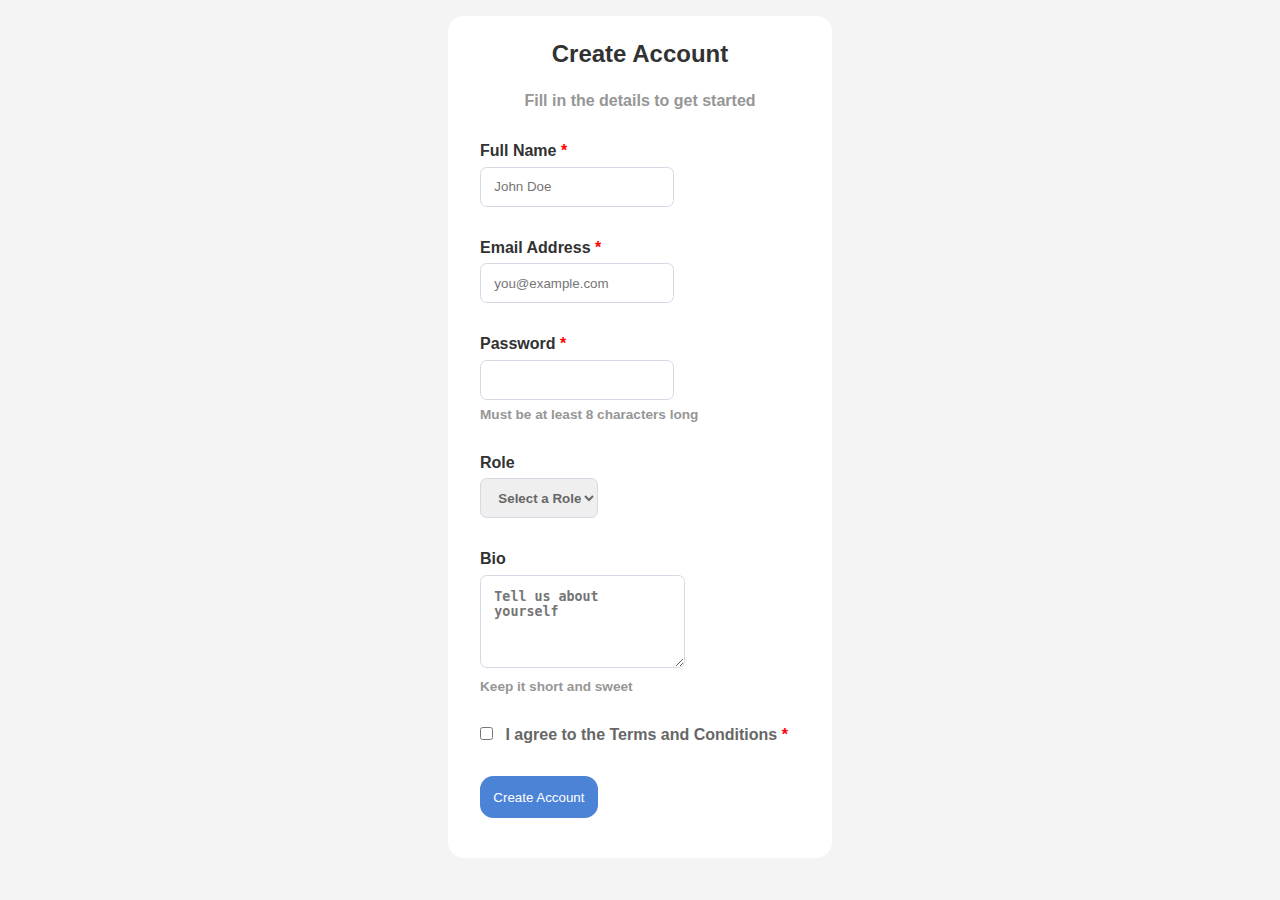
<file: index.html>
<!DOCTYPE html>
<html lang="en">
<head>
    <meta charset="UTF-8">
    <meta name="viewport" content="width=device-width, initial-scale=1.0">
    <title>Document</title>
    <link rel="stylesheet" href="create.css">
</head>
<body>
    <div class="container">
        <div class="heading">
            <h1>Create Account</h1>
            <h2>Fill in the details to get started</h2>
        </div>
        <div class="name">
            <label for="name">Full Name <span class="star">*</span></label>
            <br>
            <input type="text" id="name" name="name" placeholder="John Doe" required>
        </div>
        <div class="email">
            <label for="email">Email Address <span class="star">*</span></label>
            <br>
            <input type="email" id="email" name="email" placeholder="you@example.com" required>
        </div>
        <div class="password">
            <label for="password">Password <span class="star">*</span></label>
            <br>
            <input type="text" id="text" name="text" required>
            <h3>Must be at least 8 characters long</h3>
        </div>
        <div class="role">
            <label for="select">Role</label>
            <br>
            <select id="select" name="select" required>
                <option value="">Select a Role</option>
            </select>
        </div>
        <div class="bio">
            <label for="bio">Bio</label>
            <br>
            <textarea id="bio" rows="4" columns="50" placeholder="Tell us about yourself"></textarea>
            <h3>Keep it short and sweet</h3>
        </div>
        <div class="check">
            <input type="checkbox" id="terms" name="terms" value="terms" required>
        <label for="terms">I agree to the Terms and Conditions <span class="star">*</span></label>
        </div>
        <div class="submit">
            <button type="submit">Create Account</button>
        </div>
    </div>
</body>
</html>
</file>
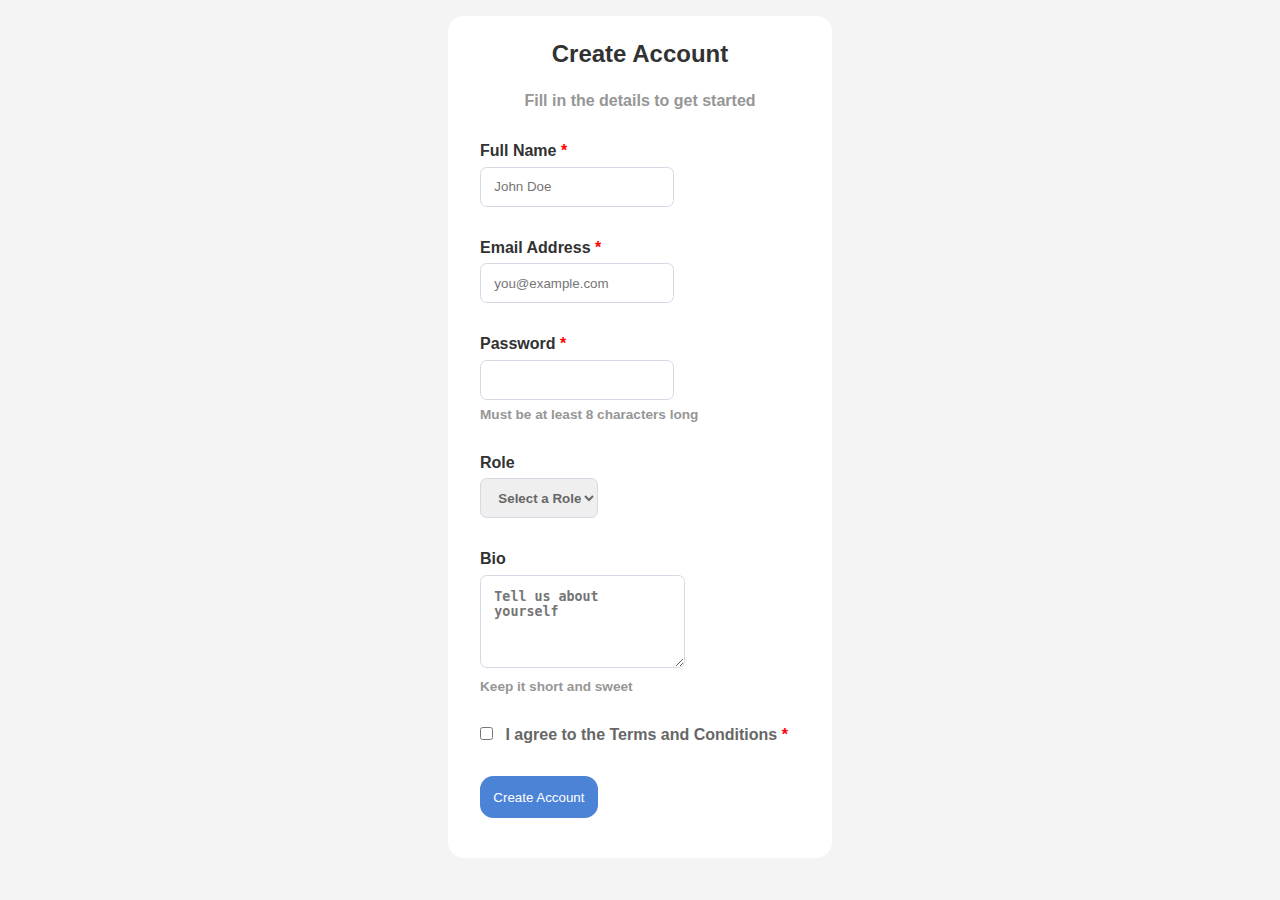
<file: create.html>
<!DOCTYPE html>
<html lang="en">
<head>
    <meta charset="UTF-8">
    <meta name="viewport" content="width=device-width, initial-scale=1.0">
    <title>Document</title>
    <link rel="stylesheet" href="create.css">
</head>
<body>
    <div class="container">
        <div class="heading">
            <h1>Create Account</h1>
            <h2>Fill in the details to get started</h2>
        </div>
        <div class="name">
            <label for="name">Full Name <span class="star">*</span></label>
            <br>
            <input type="text" id="name" name="name" placeholder="John Doe" required>
        </div>
        <div class="email">
            <label for="email">Email Address <span class="star">*</span></label>
            <br>
            <input type="email" id="email" name="email" placeholder="you@example.com" required>
        </div>
        <div class="password">
            <label for="password">Password <span class="star">*</span></label>
            <br>
            <input type="text" id="text" name="text" required>
            <h3>Must be at least 8 characters long</h3>
        </div>
        <div class="role">
            <label for="select">Role</label>
            <br>
            <select id="select" name="select" required>
                <option value="">Select a Role</option>
            </select>
        </div>
        <div class="bio">
            <label for="bio">Bio</label>
            <br>
            <textarea id="bio" rows="4" columns="50" placeholder="Tell us about yourself"></textarea>
            <h3>Keep it short and sweet</h3>
        </div>
        <div class="check">
            <input type="checkbox" id="terms" name="terms" value="terms" required>
        <label for="terms">I agree to the Terms and Conditions <span class="star">*</span></label>
        </div>
        <div class="submit">
            <button type="submit">Create Account</button>
        </div>
    </div>
</body>
</html>
</file>
<file: create.css>
*{
    box-sizing: border-box;
    margin: 0 auto;
    font-family: Arial, Helvetica, sans-serif;
}

body{
    background-color: #f4f4f4;
}

.container{
    margin-top: 1em;
    background-color: white;
    max-width: 30%;
    border-radius: 1em;
    margin-bottom: 1em;
}

h1, h2{
    text-align: center;
}

.star{
    color: red;
}

h1{
    font-size: 1.5em;
    padding: 1em;
    color: #323232;
}

h2{
    font-size: 1em;
    color: #969696;
}

.name, .email, .password, .role, .bio, .check, .submit{
    padding-top: 2em;
    padding-left: 2em;
}

label{
    color: #323232;
    font-weight: 700;
}

.name input, .email input, .password input, .role select, .bio textarea{
    margin-top: 0.5em;
    max-width: 30em;
    height: 3em;
    border-radius: 0.5em;
    border:1px solid rgb(215, 216, 228);
    padding-left: 1em;
}

.role select{
    color: #676767;
    font-weight: 700;
}

h3{
    margin-top: 0.5em;
    font-size: 0.85em;
    color: #969696;
}


.bio textarea{
    height: 7em;
    font-family: monospace;
    padding: 1em;
    font-weight: 700;
}

.check label{
    color: #676767;
    padding: 0.5em;
    
}

button{
    background-color: rgb(75, 131, 215);
    color: white;
    padding: 1em;
    border-radius: 1em;
    max-width: 30em;
    margin-bottom: 3em;
    border-width: 0;
}

@media(max-width:746px){
    .container{
        max-width: 100%;
    }
}
</file>
